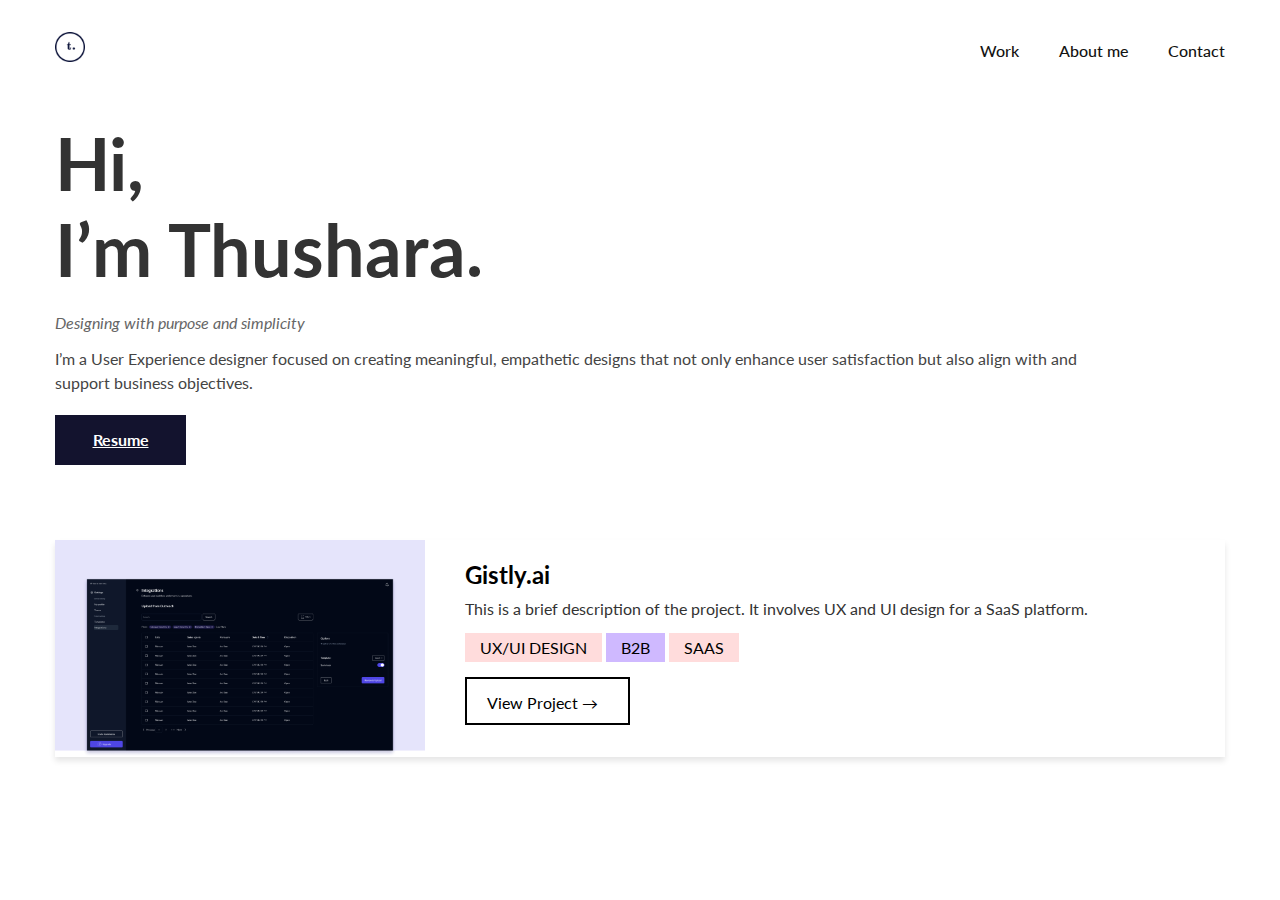
<file: index.html>
<!DOCTYPE html>
<html lang="en">
<head>
  <meta charset="UTF-8">
  <meta name="viewport" content="width=device-width, initial-scale=1.0">
  <title>Thushara's Portfolio</title>
  <link rel="stylesheet" href="styles.css"> <!-- Make sure to link to your CSS file -->
  <link rel="preconnect" href="https://fonts.googleapis.com">
  <link rel="preconnect" href="https://fonts.gstatic.com" crossorigin>
  <link href="https://fonts.googleapis.com/css2?family=Italiana&family=Lato:ital,wght@0,100;0,300;0,400;0,700;0,900;1,100;1,300;1,400;1,700;1,900&family=Nunito:ital,wght@0,200..1000;1,200..1000&display=swap" rel="stylesheet">
  </head>
<body>

  <!-- Navigation Bar -->
  <header class="navigation-header">
    <nav>
      <!-- Logo Section -->
      <div class="logo-container">
        <a href="#">
          <img src="assets/Group 11 (1).png"style="width: 30px; height: auto;" />
        </a>
      </div>
      

      <!-- Navigation Items -->
      <div class="navigation-items">
        <a href="#">Work</a>
        <a href="#">About me</a>
        <a href="#">Contact</a>

      </div>

      <!-- Hamburger Icon for Mobile -->
      <div class="hamburger" id="hamburger">
        &#9776; <!-- Hamburger icon -->
      </div>
    </nav>
  </header>

  <!-- JavaScript for toggling the navigation menu on mobile -->
  <script>
    const hamburger = document.getElementById('hamburger');
    const navigationItems = document.querySelector('.navigation-items');

    hamburger.addEventListener('click', () => {
      navigationItems.style.display = (navigationItems.style.display === 'flex' ? 'none' : 'flex');
    });
  </script>

  <!-- Intro Section -->
  <section id="intro">
    <div class="container">
      <div class="row">
        <div class="col-12 col-6">
          <h2 class="intro-heading">Hi,<br> I’m Thushara.</h2>
          <p class="intro-subheading">Designing with purpose and simplicity</p>
          <p class="intro-description">
            I’m a User Experience designer focused on creating meaningful, empathetic designs that not only enhance user satisfaction but also align with and support business objectives.
          </p>
          <a href="resume.pdf" class="btn-resume">Resume</a>
        </div>
      </div>
    </div>
  </section>
  <section class="projects">
    <h2 class="projects-heading"></h2>
    <div class="project">
      <div class="project-image">
        <img src="/assets/Group 427319639.png" alt="Project 1 Image">
      </div>
      <div class="project-details">
        <h3 class="project-title">Gistly.ai</h3>
        <p class="project-description">This is a brief description of the project. It involves UX and UI design for a SaaS platform.</p>
        <div class="project-tags">
          <span class="tag">UX/UI Design</span>
          <span class="tag">B2B</span>
          <span class="tag">SaaS</span>
          <button class="outline-btn">View Project &rarr;</button>
        </div>
      </div>
    </div>
  
    <!-- Add more projects here as needed -->
  </section>
  
</body>
</html>
</file>
<file: styles.css>
/* General Styles */
*, body {
  padding: 0;
  margin: 0;
  box-sizing: border-box;
  font-family: 'Lato', sans-serif;
}

body {
  background-color: #ffffff;
  margin: 0 40px; /* Add 40px margin from each side */
}

/* Add margin to the top of the header */
header {
  margin-top: 20px;
}

/* Navigation */
.navigation-header {
  background-color: #ffffff;
  padding: 0 15px;
  height: 60px;
  display: flex;
  justify-content: center;
  align-items: center;
}

nav {
  width: 100%;
  max-width: 1200px;
  display: flex;
  justify-content: space-between;
  align-items: center;
}

.logo-container > a {
  color: ghostwhite;
  text-decoration: none;
  font-weight: 700;
  font-size: 26px;
}

.navigation-items {
  display: flex;
  gap: 40px;
}

.navigation-items > a {
  color: #131312;
  text-decoration: none;
  font-weight: 500;
  font-size: 16px;
  transition: .4s ease-in-out;
}

/* Underline navigation items and change the text color on hover */
.navigation-items > a:hover {
  text-decoration: underline;
}

.hamburger {
  display: none;
  font-size: 20px;
  font-weight: 800;
  color: #131312;
}

@media screen and (max-width: 768px) {
  .hamburger {
    display: flex;
    cursor: pointer;
  }

  .hamburger #closeHam {
    display: none;
  }

  .navigation-items {
    display: none;
    flex-direction: column;
    align-items: center;
    position: absolute;
    right: 0;
    top: 58px;
    background-color: #ffffff;
    width: 100%;
    height: calc(100vh - 58px);
    padding-top: 60px;
    gap: 10vh;
  }

  /* Intro Section */
  section#intro {
    background-color: #fff;
    padding: 50px 0;
  }

  .container {
    width: 100%;  /* Ensure full width */
    max-width: 100vw;  /* Allow it to stretch to the full viewport width */
    margin: 0 auto;
    padding: 0 15px;  /* Keep padding if needed */
  }
  

  .row {
    display: flex;
    justify-content: center;
    align-items: center;
  }

  /* Column Layout */
  .col-12, .col-6 {
    width: 100%;
  }
}

/* Base Intro Section Styles (apply universally) */
.intro-heading {
  font-family: 'Lato', sans-serif;
  font-weight: bold;
  font-size: 72px;
  line-height: 1.2;
  margin-bottom: 20px;
  color: #333;
}

.intro-heading br {
  display: block;
}

.intro-subheading {
  font-family: 'Lato', sans-serif;
  font-style: italic;
  font-size: 16px;
  color: #666;
  margin-bottom: 15px;
}

.intro-description {
  font-family: 'Lato', sans-serif;
  font-size: 16px;
  font-weight: normal;
  color: #444;
  line-height: 1.5;
  margin-bottom: 20px;
}

.btn-resume {
  display: inline-block;
  width: 131px;
  height: 50px; /* Rectangular shape */
  background-color: #13132e;  /* Deep, rich color */
  color: #fff;
  text-align: center;
  font-family: 'Lato', sans-serif;
  font-size: 16px;
  font-weight: bold;
  line-height: 50px;  /* Centers the text vertically */
  border-radius: 0;  /* Sharp corners */
  transition: background-color 0.3s ease, transform 0.3s ease;  /* Smooth background and scale transition */
  cursor: pointer;
}

.btn-resume:hover {
  background-color: #0f0f1a;  /* Slightly darker shade on hover */
  transform: scale(1.05);  /* Slightly enlarge the button */
}

.btn-resume:active {
  transform: scale(1);  /* Reset scale when clicked */
}

/* Media Queries */

/* For mobile screens (max-width: 768px) */
@media (max-width: 768px) {
  .intro-heading {
    font-size: 60px;
  }

  .intro-subheading {
    font-size: 14px;
  }

  .intro-description {
    font-size: 14px;
  }

  .btn-resume {
    width: 120px;  /* Adjust the button width for mobile */
    font-size: 14px;
  }
}
/* Add spacing between nav and intro section for screens larger than 768px */
@media (min-width: 769px) {
  #intro {
    margin-top: 40px;
    margin-left: 15px;
    margin-right: 112px; 
    margin-bottom: 40px; /* Adjust this value as per your desired spacing */
  }  /* Adjust this value as per your desired spacing */
  }


.projects {
  padding: 40px;
}

.projects-heading {
  color: grey;
  font-family: Lato, sans-serif;
  font-weight: 400; /* Regular weight */
  font-size: 16px;
  margin-bottom: 20px;
}

.projects {
  padding: 15px;
}

.projects-heading {
  color: grey;
  font-family: Lato, sans-serif;
  font-weight: 400; /* Regular weight */
  font-size: 16px;
  margin-bottom: 20px;
}

/* Project card styling */
.project {
  display: flex;
  align-items: stretch; /* Ensure the text and image align to full height */
  margin-bottom: 30px;
  padding: 0; /* Remove padding around the entire card */
  background-color: #fff;
  box-shadow: 0 4px 6px rgba(0, 0, 0, 0.1);
  transition: transform 0.3s ease;
}

.project:hover {
  transform: translateY(-10px);
}

.project-image {
  flex: 1;
  margin-right: 20px;
  padding: 0; /* Remove padding from image part */
}

.project-image img {
  width: 100%;
  height: 100%;
  object-fit: cover; /* Ensure the image covers the full area of the container */
}

/* Text part of the project */
.project-details {
  flex: 2;
  padding: 20px; /* Padding applied only to the text part */
}

.project-title {
  font-family: Lato, sans-serif;
  font-weight: 700; /* Bold weight */
  font-size: 24px;
  margin: 0 0 10px 0;
}

.project-description {
  font-family: Lato, sans-serif;
  font-weight: 400;
  font-size: 16px;
  color: #333;
  margin-bottom: 20px;
}

.project-tags {
  display: block;
  gap: 10px;
  flex-wrap: wrap;
  margin-bottom: 10px;
}

.tag {
  font-family: Lato, sans-serif;
  font-weight: 400;
  font-size: 16px;
  padding: 5px 15px;
  text-transform: uppercase;
}

.tag:nth-child(odd) {
  background-color: #FFDCDC;
}

.tag:nth-child(even) {
  background-color: #CFB9FF;
}

/* Button styling */
.outline-btn {
  font-family: Lato, sans-serif;
  font-weight: 400;
  font-size: 16px;
  padding: 10px 20px;
  border: 2px solid black;
  background-color: transparent;
  color: black;
  cursor: pointer;
  display: block; /* Make the button block-level */
  margin-top: 20px; /* Space between the tags and the button */
  align-items: center;
  transition: all 0.3s ease;
}

.outline-btn:hover {
  background-color: black;
  color: white;
}

.outline-btn:after {
  content: "";
  margin-left: 10px;
  font-size: 20px;
}
</file>
